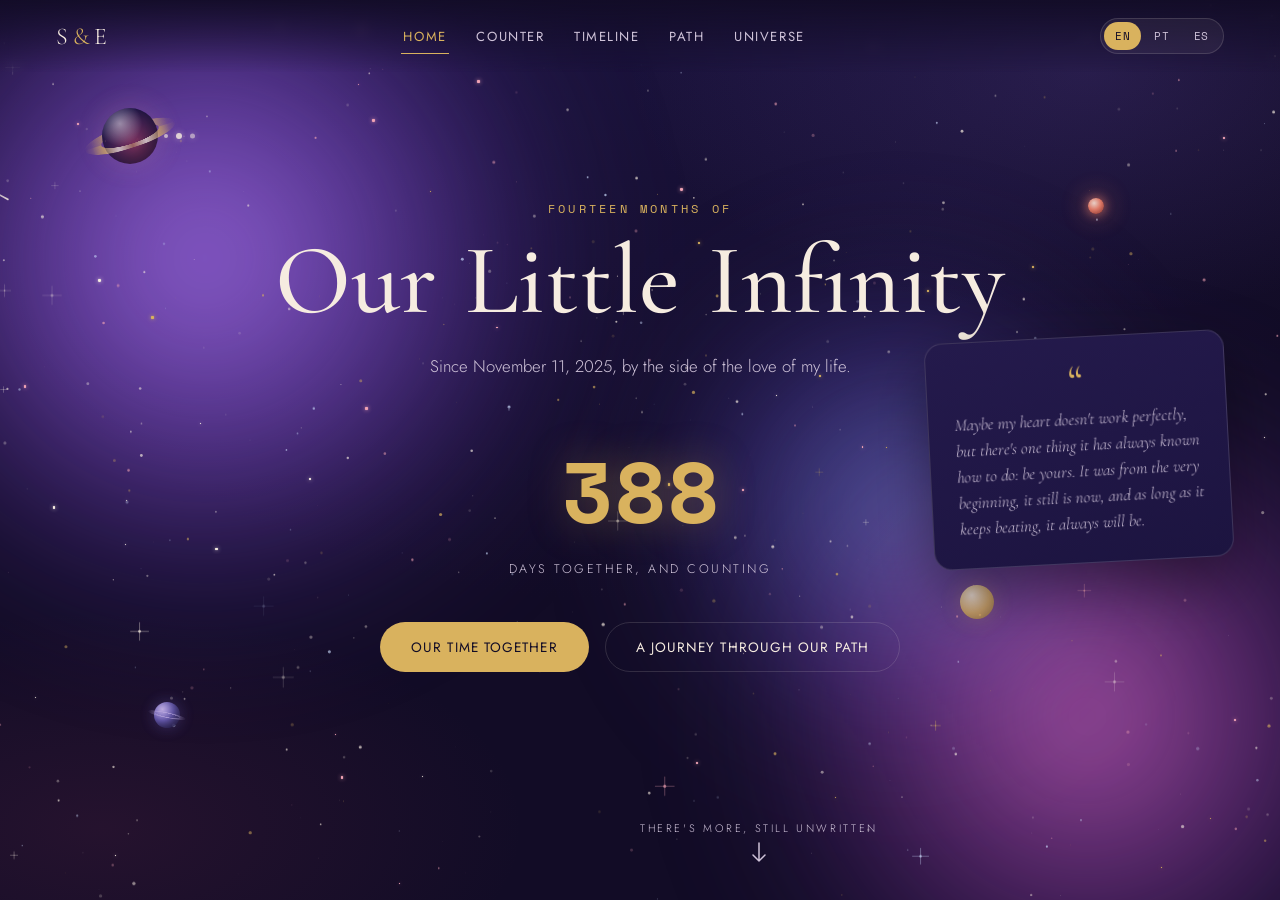
<file: Sam's things/index.html>
<!DOCTYPE html>
<html lang="es">
<head>
<meta charset="UTF-8">
<meta name="viewport" content="width=device-width, initial-scale=1.0">
<title>Sammantha &amp; Enrique — 14 Meses</title>
<meta name="description" content="Un rincón interactivo para celebrar cada segundo juntos.">

<link rel="preconnect" href="https://fonts.googleapis.com">
<link rel="preconnect" href="https://fonts.gstatic.com" crossorigin>
<link href="https://fonts.googleapis.com/css2?family=Cormorant+Garamond:ital,wght@0,400;0,500;0,600;1,400&family=Jost:wght@300;400;500;600&family=Space+Mono:wght@400;700&display=swap" rel="stylesheet">

<link rel="icon" type="image/png" href="cosito.svg">

<link rel="stylesheet" href="style.css">
</head>
<body>

<!-- ================= FONDO: NEBULOSA (capa lejana, con paralaje) ================= -->
<div class="parallax-layer layer-far" id="layerFar" aria-hidden="true">
  <div class="nebula nebula-1"></div>
  <div class="nebula nebula-2"></div>
  <div class="nebula nebula-3"></div>
</div>

<!-- ================= CIELO DE ESTRELLAS (canvas denso + parpadeo) ================= -->
<canvas id="stars-canvas"></canvas>

<!-- ================= MINI-ESTRELLAS FLOTANTES (generadas por JS) ================= -->
<div class="mini-stars" id="miniStars" aria-hidden="true"></div>

<!-- ================= CAPA MEDIA: planeta + venus, con paralaje ================= -->
<div class="parallax-layer layer-mid" id="layerMid" aria-hidden="true">
  <div class="planet">
    <span class="planet-ring planet-ring-back"></span>
    <span class="planet-sphere"></span>
    <span class="moon-orbit mo1"><span class="moon"></span></span>
    <span class="moon-orbit mo2"><span class="moon m2"></span></span>
    <span class="moon-orbit mo3"><span class="moon m3"></span></span>
    <span class="planet-ring planet-ring-front"></span>
  </div>
  <div class="venus"></div>
</div>

<!-- ================= CAPA CERCANA: Próxima, Kepler, cometas, con paralaje ================= -->
<div class="parallax-layer layer-near" id="layerNear" aria-hidden="true">
  <div class="proxima" aria-label="Próxima Centauri"></div>
  <div class="kepler" aria-label="Kepler-1111"></div>
  <div class="comet"></div>
  <div class="comet comet-2"></div>
</div>

<!-- ================= BRILLO QUE SIGUE AL CURSOR ================= -->
<div class="cursor-glow" id="cursorGlow" aria-hidden="true"></div>

<!-- ================= NAV ================= -->
<nav class="nav" aria-label="Navegación principal">
  <span class="nav-brand">S<span class="nav-dot">&amp;</span>E</span>
  <div class="nav-links">
    <button class="nav-link active" data-view="inicio" data-i18n="nav.inicio">Inicio</button>
    <button class="nav-link" data-view="contador" data-i18n="nav.contador">Contador</button>
    <button class="nav-link" data-view="cronograma" data-i18n="nav.cronograma">Cronograma</button>
    <button class="nav-link" data-view="camino" data-i18n="nav.camino">Camino</button>
    <button class="nav-link" data-view="universo" data-i18n="nav.universo">Universo</button>
  </div>
  <div class="lang-switch" role="group" aria-label="Idioma">
    <button class="lang-btn" data-lang="en">EN</button>
    <button class="lang-btn" data-lang="pt">PT</button>
    <button class="lang-btn" data-lang="es">ES</button>
  </div>
  <button class="nav-toggle" id="navToggle" aria-label="Abrir menú">
    <span></span><span></span><span></span>
  </button>
</nav>

<main id="app">

  <!-- ================= VISTA: INICIO (HERO) ================= -->
  <section class="view view-inicio active" id="inicio" data-view="inicio">
    <div class="hero-frame">
      <p class="eyebrow reveal-up" data-i18n="hero.eyebrow">catorce meses de</p>
      <h1 class="hero-title">
        <span class="reveal-up d1" data-i18n="hero.title1">Nuestro</span>
        <span class="reveal-up d2" data-i18n="hero.title2">Pequeño</span>
        <span class="reveal-up d3" data-i18n="hero.title3">Infinito</span>
      </h1>
      <p class="hero-sub reveal-up d4" data-i18n="hero.sub">Desde el 11 de noviembre de 2025, Al lado del amor de mi vida.</p>

      <div class="hero-live reveal-up d5" id="heroLive" aria-live="polite">
        <span class="hero-live-num" id="heroDays">0</span>
        <span class="hero-live-label" data-i18n="hero.liveLabel">días juntos, y contando</span>
      </div>

      <div class="hero-actions reveal-up d6">
        <button class="btn btn-primary" data-goto="contador" data-i18n="hero.btnCounter">Nuestro Tiempo Juntos</button>
        <button class="btn btn-ghost" data-goto="camino" data-i18n="hero.btnPath">Recorrer nuestro camino</button>
      </div>

      <div class="hero-sign">
        <span class="hero-sign-mark">&ldquo;</span>
        <p data-i18n="hero.sign">Escribe aquí una introducción o el inicio de una carta para ella. Cambia este texto en script.js, clave "hero.sign".</p>
      </div>
    </div>

    <div class="hero-scroll-hint reveal-up d7">
      <span data-i18n="hero.scrollHint">hay más</span>
      <svg width="16" height="24" viewBox="0 0 16 24" fill="none"><path d="M8 1v18M2 13l6 6 6-6" stroke="currentColor" stroke-width="1.5" stroke-linecap="round" stroke-linejoin="round"/></svg>
    </div>
  </section>

  <!-- ================= VISTA: CONTADOR ================= -->
  <section class="view view-contador" id="contador" data-view="contador">
    <div class="section-head">
      <p class="eyebrow" data-i18n="counter.eyebrow">tiempo real</p>
      <h2 data-i18n="counter.title">Cada unidad, contando</h2>
      <p class="section-sub" data-i18n="counter.sub">Desde el 11 de noviembre de 2025, 00:00 — sin pausas, sin ceros a la izquierda que perdonen.</p>
    </div>

    <div class="counter-grid" id="counterGrid">
      <div class="counter-cell" data-unit="years">
        <span class="counter-num" data-target="years">0</span>
        <span class="counter-label" data-i18n="counter.years">años</span>
      </div>
      <div class="counter-cell" data-unit="months">
        <span class="counter-num" data-target="months">0</span>
        <span class="counter-label" data-i18n="counter.months">meses</span>
      </div>
      <div class="counter-cell" data-unit="days">
        <span class="counter-num" data-target="days">0</span>
        <span class="counter-label" data-i18n="counter.days">días</span>
      </div>
      <div class="counter-cell" data-unit="hours">
        <span class="counter-num" data-target="hours">00</span>
        <span class="counter-label" data-i18n="counter.hours">horas</span>
      </div>
      <div class="counter-cell" data-unit="minutes">
        <span class="counter-num" data-target="minutes">00</span>
        <span class="counter-label" data-i18n="counter.minutes">min</span>
      </div>
      <div class="counter-cell counter-cell-seconds" data-unit="seconds">
        <span class="counter-num" data-target="seconds">00</span>
        <span class="counter-label" data-i18n="counter.seconds">seg</span>
      </div>
    </div>

    <p class="counter-footnote" data-i18n="counter.footnote">Esto no se detiene. Vuelve mañana, en un año, y el número va a ser más grande.</p>
  </section>

  <!-- ================= VISTA: CRONOGRAMA ================= -->
  <section class="view view-cronograma" id="cronograma" data-view="cronograma">
    <div class="section-head">
      <p class="eyebrow" data-i18n="timeline.eyebrow">la línea</p>
      <h2 data-i18n="timeline.title">Cronograma nuestro</h2>
      <p class="section-sub" data-i18n="timeline.sub">Los puntos que unen el 11 de noviembre de 2025 con hoy. Edita las fechas y textos en <code>script.js</code>.</p>
    </div>

    <div class="timeline" id="timeline"><!-- generado por JS --></div>
  </section>

  <!-- ================= VISTA: CAMINO (9 CARTAS) ================= -->
  <section class="view view-camino" id="camino" data-view="camino">
    <div class="section-head">
      <p class="eyebrow" data-i18n="path.eyebrow">nueve paradas</p>
      <h2 data-i18n="path.title">Nuestro camino</h2>
      <p class="section-sub" data-i18n="path.sub">Toca cada estrella. Reemplaza fotos y textos en <code>script.js</code> para hacerlo suyo.</p>
    </div>

    <div class="path-wrap">
      <svg class="path-svg" id="pathSvg" viewBox="0 0 1000 1400" preserveAspectRatio="xMidYMin meet" aria-hidden="true">
        <path id="pathLine" d="" fill="none" stroke="url(#pathGrad)" stroke-width="3" stroke-dasharray="2 14" stroke-linecap="round"/>
        <defs>
          <linearGradient id="pathGrad" x1="0" y1="0" x2="0" y2="1">
            <stop offset="0%" stop-color="#D8B25C"/>
            <stop offset="100%" stop-color="#F2A6B3"/>
          </linearGradient>
        </defs>
      </svg>
      <div class="path-nodes" id="pathNodes"><!-- generado por JS --></div>
    </div>
  </section>

  <!-- ================= VISTA: UNIVERSO ================= -->
  <section class="view view-universo" id="universo" data-view="universo">
    <div class="section-head">
      <p class="eyebrow" data-i18n="universe.eyebrow">nuestro mapa</p>
      <h2 data-i18n="universe.title">El universo que estamos armando</h2>
      <p class="section-sub" data-i18n="universe.sub">Toca cada punto para conocerlo. Cada cuerpo nuevo que aparezca aquí va a tener su propio nombre y su propia historia. Para agregar uno, edita el arreglo UNIVERSE_BODIES en script.js.</p>
    </div>

    <div class="universe-map" id="universeMap">
      <svg class="universe-svg" id="universeSvg" viewBox="0 0 1000 640" preserveAspectRatio="xMidYMid meet" aria-hidden="true">
        <defs>
          <linearGradient id="pathGrad-uni" x1="0" y1="0" x2="1" y2="1">
            <stop offset="0%" stop-color="#D8B25C"/>
            <stop offset="100%" stop-color="#F2A6B3"/>
          </linearGradient>
        </defs>
        <g id="universeLines"><!-- generado por JS: líneas hacia cada cuerpo --></g>
      </svg>
      <div class="universe-nodes" id="universeNodes"><!-- generado por JS --></div>
    </div>
  </section>

</main>

<!-- ================= MODAL: TARJETA DEL CAMINO ================= -->
<div class="card-modal" id="cardModal" aria-hidden="true">
  <div class="card-modal-backdrop" id="cardModalBackdrop"></div>
  <div class="card-modal-panel" role="dialog" aria-modal="true" aria-labelledby="cardModalTitle">
    <button class="card-modal-close" id="cardModalClose" aria-label="Cerrar" data-i18n-aria="modal.close">&times;</button>
    <span class="card-modal-seal">&#9993;</span>
    <p class="card-modal-eyebrow" id="cardModalEyebrow"></p>
    <h3 id="cardModalTitle"></h3>
    <p id="cardModalText"></p>
  </div>
</div>

<script src="script.js"></script>
</body>
</html>
</file>
<file: Sam's things/style.css>
/* =========================================================
   TOKENS
   ========================================================= */
:root{
  --night:      #120c26;
  --night-2:    #1c1440;
  --panel:      #241a4c;
  --panel-2:    #2c2059;
  --cream:      #f6ece0;
  --cream-dim:  #cfc3d9;
  --blush:      #f0a3b4;
  --gold:       #d9b25e;
  --wine:       #8a3358;
  --line:       rgba(246,236,224,0.14);

  --display: 'Cormorant Garamond', serif;
  --body:    'Jost', sans-serif;
  --mono:    'Space Mono', monospace;

  --nav-h: 72px;
  --ease: cubic-bezier(.16,.84,.44,1);
}

*,*::before,*::after{ box-sizing:border-box; }
html{ scroll-behavior:smooth; }

body{
  margin:0;
  background:
    radial-gradient(60% 45% at 85% 8%, rgba(122,90,199,.18) 0%, transparent 60%),
    radial-gradient(55% 40% at 8% 92%, rgba(138,51,88,.16) 0%, transparent 60%),
    radial-gradient(120% 140% at 50% -10%, var(--night-2) 0%, var(--night) 55%);
  color: var(--cream);
  font-family: var(--body);
  font-weight: 300;
  overflow-x:hidden;
  min-height:100vh;
}

h1,h2,h3{ font-family: var(--display); font-weight:500; margin:0; color: var(--cream); }
p{ margin:0; }
button{ font-family:inherit; cursor:pointer; }
code{ font-family: var(--mono); font-size:.85em; background: rgba(246,236,224,.08); padding: .1em .4em; border-radius:4px; }

@media (prefers-reduced-motion: reduce){
  *{ animation-duration:.01ms !important; animation-iteration-count:1 !important; transition-duration:.01ms !important; scroll-behavior:auto !important; }
}

/* =========================================================
   CAPAS DE PARALAJE (fondo lejano / medio / cercano)
   Se mueven levemente con el cursor (o el dedo, en móvil)
   para dar sensación de profundidad real del espacio.
   ========================================================= */
.parallax-layer{
  position:fixed; inset:0;
  pointer-events:none;
  transition: transform .7s cubic-bezier(.16,.84,.44,1);
  will-change: transform;
}
.layer-far{ z-index:-1; }
.layer-mid{ z-index:0; }
.layer-near{ z-index:0; }
@media (prefers-reduced-motion: reduce){
  .parallax-layer{ transition:none !important; transform:none !important; }
}

/* =========================================================
   BRILLO QUE SIGUE AL CURSOR
   ========================================================= */
.cursor-glow{
  position:fixed;
  top:0; left:0;
  width:340px; height:340px;
  margin:-170px 0 0 -170px;
  border-radius:50%;
  background: radial-gradient(circle, rgba(217,178,94,.16) 0%, rgba(240,163,180,.08) 40%, transparent 72%);
  z-index:0;
  pointer-events:none;
  opacity:0;
  transition: opacity .5s ease;
  will-change: transform;
}
.cursor-glow.visible{ opacity:1; }
@media (max-width:900px), (prefers-reduced-motion: reduce){
  .cursor-glow{ display:none; }
}

/* =========================================================
   NEBULOSA DE FONDO
   ========================================================= */
.nebula{
  position:absolute;
  border-radius:50%;
  pointer-events:none;
  z-index:-1;
  filter: blur(55px);
  mix-blend-mode: screen;
  will-change: transform;
}
.nebula-1{
  top:-14%; left:-14%;
  width:60vw; height:60vw;
  background: radial-gradient(circle, rgba(178,120,255,.95) 0%, rgba(147,88,235,.6) 32%, rgba(90,50,170,.22) 58%, transparent 78%);
  opacity:.85;
  animation: nebulaDrift1 150s ease-in-out infinite alternate;
}
.nebula-2{
  bottom:-18%; right:-12%;
  width:54vw; height:54vw;
  background: radial-gradient(circle, rgba(232,110,220,.85) 0%, rgba(170,70,190,.5) 34%, rgba(90,40,140,.2) 60%, transparent 78%);
  opacity:.8;
  animation: nebulaDrift2 170s ease-in-out infinite alternate;
}
.nebula-3{
  top:28%; left:50%;
  width:40vw; height:40vw;
  background: radial-gradient(circle, rgba(130,155,255,.75) 0%, rgba(110,90,230,.45) 36%, rgba(70,50,160,.18) 60%, transparent 78%);
  opacity:.7;
  animation: nebulaDrift3 130s ease-in-out infinite alternate;
}
@keyframes nebulaDrift1{
  0%  { transform: translate(0,0) scale(1) rotate(0deg); }
  100%{ transform: translate(9vw,7vh) scale(1.18) rotate(8deg); }
}
@keyframes nebulaDrift2{
  0%  { transform: translate(0,0) scale(1) rotate(0deg); }
  100%{ transform: translate(-7vw,-9vh) scale(1.12) rotate(-6deg); }
}
@keyframes nebulaDrift3{
  0%  { transform: translate(0,0) scale(1); }
  100%{ transform: translate(-6vw,8vh) scale(.92); }
}
@media (max-width:640px){
  .nebula{ filter: blur(30px); }
  .nebula-1{ opacity:.95; width:78vw; height:78vw; }
  .nebula-2{ opacity:.9; width:72vw; height:72vw; }
  .nebula-3{ opacity:.8; width:58vw; height:58vw; }
}
@media (prefers-reduced-motion: reduce){
  .nebula{ animation:none; }
}

/* =========================================================
   AMBIENT STARFIELD
   ========================================================= */
#stars-canvas{
  position:fixed; inset:0; width:100%; height:100%;
  z-index:0; pointer-events:none;
}

/* =========================================================
   PLANETA AMBIENTE
   ========================================================= */
.planet{
  position:absolute;
  top:12%; left:8%;
  width:56px; height:56px;
  z-index:0;
  pointer-events:none;
  opacity:.85;
  animation: planetDrift 70s ease-in-out infinite alternate;
}
.planet-sphere{
  position:absolute; inset:0; border-radius:50%; z-index:1;
  background:
    radial-gradient(circle at 32% 28%, rgba(255,255,255,.55), rgba(255,255,255,0) 40%),
    radial-gradient(circle at 60% 65%, var(--wine) 0%, var(--night-2) 70%);
  box-shadow: 0 0 30px rgba(240,163,180,.25), inset -8px -8px 16px rgba(0,0,0,.4);
}
.planet-ring{
  position:absolute; top:50%; left:50%;
  width:170%; height:42%;
  transform: translate(-50%,-50%) rotate(-18deg);
  border-radius:50%;
  background: linear-gradient(90deg,
    transparent 0%, rgba(217,178,94,.12) 8%, rgba(217,178,94,.6) 20%,
    rgba(246,236,224,.85) 35%, rgba(217,178,94,.45) 50%,
    rgba(246,236,224,.85) 65%, rgba(217,178,94,.6) 80%, rgba(217,178,94,.12) 92%, transparent 100%);
  -webkit-mask: radial-gradient(ellipse 50% 50% at 50% 50%, transparent 62%, #000 65%, #000 100%);
          mask: radial-gradient(ellipse 50% 50% at 50% 50%, transparent 62%, #000 65%, #000 100%);
}
.planet-ring-back{ z-index:0; }
.planet-ring-front{
  z-index:2;
  clip-path: polygon(0 50%, 100% 50%, 100% 100%, 0 100%);
}

.moon-orbit{
  position:absolute; top:50%; left:50%; width:0; height:0;
  animation: orbit 6s linear infinite;
}
.moon-orbit.mo2{ animation-duration:4s; animation-direction:reverse; }
.moon-orbit.mo3{ animation-duration:9s; }
.moon{
  position:absolute; top:0; left:0;
  width:6px; height:6px; border-radius:50%;
  background: var(--cream);
  box-shadow: 0 0 6px rgba(246,236,224,.6);
  transform: translate(46px, -50%);
}
.moon.m2{ width:4px; height:4px; opacity:.8; transform: translate(34px, -50%); }
.moon.m3{ width:5px; height:5px; opacity:.65; transform: translate(60px, -50%); }
@keyframes orbit{
  from{ transform: rotate(0deg); }
  to{ transform: rotate(360deg); }
}
@keyframes planetDrift{
  0%   { transform: translate(0, 0) scale(1); }
  25%  { transform: translate(18vw, 10vh) scale(.85); }
  50%  { transform: translate(30vw, 55vh) scale(1.15); }
  75%  { transform: translate(6vw, 75vh) scale(.9); }
  100% { transform: translate(22vw, 40vh) scale(1); }
}
@media (max-width: 640px){
  .planet{ width:38px; height:38px; }
}
@media (prefers-reduced-motion: reduce){
  .planet{ animation: none; }
}

.venus{
  position:absolute; top:65%; left:75%;
  width:34px; height:34px; border-radius:50%;
  background: radial-gradient(circle at 35% 30%, #fff6d9, #d9b25e 55%, #8a6a2e 100%);
  box-shadow: 0 0 22px rgba(217,178,94,.35);
  z-index:0; pointer-events:none; opacity:.8;
  animation: venusDrift 90s ease-in-out infinite alternate;
}
@keyframes venusDrift{
  0%   { transform: translate(0,0) scale(1); }
  33%  { transform: translate(-20vw,-15vh) scale(.8); }
  66%  { transform: translate(-8vw,-40vh) scale(1.1); }
  100% { transform: translate(-25vw,-10vh) scale(.95); }
}

/* =========================================================
   PRÓXIMA CENTAURI — estrella enana roja, la más cercana
   ========================================================= */
.proxima{
  position:absolute; top:22%; left:85%;
  width:16px; height:16px; border-radius:50%;
  background: radial-gradient(circle at 38% 32%, #ffe3d6 0%, #f2836b 45%, #8a2f2a 100%);
  box-shadow: 0 0 10px 2px rgba(242,131,107,.55), 0 0 26px 8px rgba(242,131,107,.22);
  z-index:0; pointer-events:auto; opacity:.9;
  animation: proximaDrift 100s ease-in-out infinite alternate, proximaPulse 3.2s ease-in-out infinite;
}
.proxima::after{
  content:"Próxima Centauri";
  position:absolute; top:140%; left:50%; transform:translateX(-50%);
  font-family:var(--mono); font-size:.6rem; letter-spacing:.06em;
  color:var(--cream-dim); white-space:nowrap;
  opacity:0; transition:opacity .3s var(--ease);
}
.proxima:hover::after{ opacity:.75; }
@keyframes proximaPulse{
  0%,100%{ box-shadow: 0 0 10px 2px rgba(242,131,107,.55), 0 0 26px 8px rgba(242,131,107,.22); }
  50%{ box-shadow: 0 0 14px 4px rgba(242,131,107,.8), 0 0 34px 12px rgba(242,131,107,.32); }
}
@keyframes proximaDrift{
  0%   { transform: translate(0,0) scale(1); }
  33%  { transform: translate(-16vw, 22vh) scale(.8); }
  66%  { transform: translate(-30vw, 8vh) scale(1.1); }
  100% { transform: translate(-10vw, 50vh) scale(.95); }
}

/* =========================================================
   KEPLER-1111 — pequeño exoplaneta lejano
   ========================================================= */
.kepler{
  position:absolute; top:78%; left:12%;
  width:26px; height:26px; border-radius:50%;
  background: radial-gradient(circle at 32% 28%, #d9c6ff 0%, #7d6fd6 45%, #2c1f5c 100%);
  box-shadow: 0 0 16px rgba(125,111,214,.4), inset -5px -5px 10px rgba(0,0,0,.4);
  z-index:0; pointer-events:auto; opacity:.85;
  animation: keplerDrift 120s ease-in-out infinite alternate;
}
.kepler::before{
  content:"";
  position:absolute; top:50%; left:50%;
  width:150%; height:22%;
  transform: translate(-50%,-50%) rotate(12deg);
  border-radius:50%;
  background: linear-gradient(90deg, transparent 0%, rgba(217,198,255,.5) 30%, rgba(217,198,255,.75) 50%, rgba(217,198,255,.5) 70%, transparent 100%);
  -webkit-mask: radial-gradient(ellipse 50% 50% at 50% 50%, transparent 60%, #000 64%, #000 100%);
          mask: radial-gradient(ellipse 50% 50% at 50% 50%, transparent 60%, #000 64%, #000 100%);
}
.kepler::after{
  content:"Kepler-1111";
  position:absolute; top:140%; left:50%; transform:translateX(-50%);
  font-family:var(--mono); font-size:.6rem; letter-spacing:.06em;
  color:var(--cream-dim); white-space:nowrap;
  opacity:0; transition:opacity .3s var(--ease);
}
.kepler:hover::after{ opacity:.75; }
@keyframes keplerDrift{
  0%   { transform: translate(0,0) scale(1); }
  25%  { transform: translate(14vw,-14vh) scale(.85); }
  50%  { transform: translate(24vw, 6vh) scale(1.1); }
  75%  { transform: translate(8vw, 22vh) scale(.9); }
  100% { transform: translate(18vw,-4vh) scale(1); }
}
@media (max-width: 640px){
  .proxima{ width:11px; height:11px; }
  .kepler{ width:18px; height:18px; }
}
@media (prefers-reduced-motion: reduce){
  .proxima, .kepler{ animation:none; }
}

/* =========================================================
   COMETA — cruza el cielo con su cola
   ========================================================= */
.comet{
  position:absolute;
  top:-6%; left:-6%;
  width:4px; height:4px;
  border-radius:50%;
  background:#fff8ef;
  box-shadow: 0 0 8px 2px rgba(255,248,239,.9), 0 0 20px 7px rgba(217,178,94,.4);
  z-index:0; pointer-events:none;
  opacity:0;
  animation: cometPass 17s cubic-bezier(.32,0,.66,1) infinite;
  animation-delay: 2s;
}
.comet::before{
  content:"";
  position:absolute;
  top:50%; right:100%;
  width:190px; height:12px;
  transform-origin:right center;
  transform: translateY(-50%) rotate(-38deg);
  background: linear-gradient(90deg, transparent 0%, rgba(217,178,94,.12) 30%, rgba(255,248,239,.5) 75%, rgba(255,248,239,.85) 100%);
  clip-path: polygon(0% 50%, 100% 0%, 100% 100%);
  filter: blur(.5px);
}
.comet-2{
  animation-name: cometPass2;
  animation-duration: 23s;
  animation-delay: 10s;
  transform: scaleX(-1);
}
.comet-2::before{ width:130px; height:8px; }
@keyframes cometPass{
  0%   { top:-6%;  left:-6%;  opacity:0; }
  5%   { opacity:1; }
  30%  { top:46%;  left:56%;  opacity:1; }
  38%  { top:58%;  left:70%;  opacity:0; }
  100% { top:58%;  left:70%;  opacity:0; }
}
@keyframes cometPass2{
  0%   { top:-8%;  left:60%;  opacity:0; }
  4%   { opacity:.9; }
  26%  { top:38%;  left:14%;  opacity:.9; }
  34%  { top:48%;  left:0%;   opacity:0; }
  100% { top:48%;  left:0%;   opacity:0; }
}
@media (max-width:640px){
  .comet::before{ width:120px; }
  .comet-2::before{ width:85px; }
}
@media (prefers-reduced-motion: reduce){
  .comet, .comet-2{ animation:none; opacity:0; }
}

/* =========================================================
   MINI-ESTRELLAS FLOTANTES (generadas en script.js)
   Muchas más que antes, con tamaños y ritmos al azar,
   para que el cielo se sienta denso y vivo.
   ========================================================= */
.mini-stars{
  position:fixed; inset:0;
  z-index:0; pointer-events:none;
  overflow:hidden;
}
.mini-star{
  position:absolute;
  border-radius:50%;
  background: currentColor;
  box-shadow: 0 0 4px currentColor, 0 0 1px currentColor;
  animation: miniTwinkle ease-in-out infinite alternate,
             starFloat ease-in-out infinite alternate;
}
@keyframes miniTwinkle{
  0%   { opacity:.15; }
  100% { opacity:.9; }
}
@keyframes starFloat{
  0%   { transform: translate(0,0) rotate(0deg); }
  50%  { transform: translate(-4vw,8vh) rotate(180deg); }
  100% { transform: translate(3vw,-6vh) rotate(360deg); }
}
@media (prefers-reduced-motion: reduce){
  .venus, .mini-star{ animation:none; opacity:.5; }
}

/* =========================================================
   NAV
   ========================================================= */
.nav{
  position:fixed; top:0; left:0; right:0; height:var(--nav-h);
  display:flex; align-items:center; justify-content:space-between;
  padding: 0 clamp(20px,5vw,56px);
  z-index:100;
  background: linear-gradient(to bottom, rgba(18,12,38,.92), rgba(18,12,38,0));
  backdrop-filter: blur(6px);
}
.nav-brand{
  font-family: var(--display); font-size:1.5rem; letter-spacing:.04em; color:var(--cream);
}
.nav-dot{ color: var(--gold); padding: 0 .15em; }
.nav-links{ display:flex; gap: clamp(8px,2vw,32px); }
.nav-link{
  background:none; border:none; color: var(--cream-dim);
  font-size:.82rem; letter-spacing:.12em; text-transform:uppercase;
  padding: 8px 2px; position:relative;
}
.nav-link::after{
  content:''; position:absolute; left:0; bottom:0; height:1px; width:0%;
  background: var(--gold); transition: width .35s var(--ease);
}
.nav-link:hover{ color: var(--cream); }
.nav-link.active{ color: var(--gold); }
.nav-link.active::after{ width:100%; }

.lang-switch{ display:flex; gap:2px; background: rgba(246,236,224,.06); border:1px solid var(--line); border-radius:999px; padding:3px; }
.lang-btn{
  background:none; border:none; color: var(--cream-dim);
  font-family: var(--mono); font-size:.68rem; letter-spacing:.06em;
  padding: 6px 11px; border-radius:999px; transition: all .25s var(--ease);
}
.lang-btn:hover{ color: var(--cream); }
.lang-btn.active{ background: var(--gold); color: var(--night); }

.nav-toggle{ display:none; flex-direction:column; gap:5px; background:none; border:none; padding:8px; }
.nav-toggle span{ width:22px; height:1.5px; background:var(--cream); display:block; }

@media (max-width: 720px){
  .nav-links{
    position:fixed; top:var(--nav-h); left:0; right:0;
    background: var(--night-2); flex-direction:column; align-items:flex-start;
    padding: 20px clamp(20px,5vw,56px) 28px; gap:18px;
    transform: translateY(-8px); opacity:0; pointer-events:none;
    transition: all .3s var(--ease);
    border-bottom: 1px solid var(--line);
  }
  .nav-links.open{ transform: translateY(0); opacity:1; pointer-events:auto; }
  .nav-toggle{ display:flex; }
}

/* =========================================================
   VIEW SWITCHING
   ========================================================= */
#app{ position:relative; z-index:1; }
.view{
  min-height:100vh;
  padding: calc(var(--nav-h) + 40px) clamp(20px,6vw,80px) 100px;
  display:none;
}
.view.active{ display:block; animation: viewIn .6s var(--ease); }
@keyframes viewIn{
  from{ opacity:0; transform: translateY(14px); }
  to{ opacity:1; transform: translateY(0); }
}

.section-head{ max-width: 640px; margin: 0 auto 56px; text-align:center; }
.eyebrow{
  font-family: var(--mono); font-size:.72rem; letter-spacing:.28em; text-transform:uppercase;
  color: var(--gold); margin-bottom:14px;
}
.section-head h2{ font-size: clamp(2rem, 4vw, 2.8rem); margin-bottom:14px; }
.section-sub{ color: var(--cream-dim); font-size:1rem; line-height:1.6; }

/* =========================================================
   HERO / INICIO
   ========================================================= */
.view-inicio{
  min-height:100vh;
  flex-direction:column; align-items:center; justify-content:center;
  text-align:center; padding-top: var(--nav-h);
}
.view-inicio.active{ display:flex; }
.hero-frame{ max-width: 760px; }

.reveal-up{ opacity:0; transform: translateY(22px); animation: revealUp .9s var(--ease) forwards; }
.d1{ animation-delay:.05s; } .d2{ animation-delay:.15s; } .d3{ animation-delay:.25s; }
.d4{ animation-delay:.45s; } .d5{ animation-delay:.65s; } .d6{ animation-delay:.85s; } .d7{ animation-delay:1.1s; }
@keyframes revealUp{ to{ opacity:1; transform: translateY(0); } }

.hero-title{
  font-size: clamp(3rem, 10vw, 6.2rem);
  line-height:1;
  display:flex; align-items:baseline; justify-content:center; gap: .28em; flex-wrap:wrap;
}
.hero-amp{ font-style:italic; color: var(--blush); font-size:.7em; }
.hero-sub{
  display:block; margin: 22px auto 0; max-width:480px;
  color: var(--cream-dim); font-size:1.05rem; line-height:1.7;
}

.hero-live{
  margin: 46px auto 0; display:flex; flex-direction:column; align-items:center; gap:6px;
}
.hero-live-num{
  font-family: var(--mono); font-size: clamp(3.2rem, 9vw, 5.4rem); font-weight:700;
  color: var(--gold);
  text-shadow: 0 0 40px rgba(217,178,94,.35);
  font-variant-numeric: tabular-nums;
}
.hero-live-label{ font-size:.78rem; letter-spacing:.2em; text-transform:uppercase; color: var(--cream-dim); }

.hero-actions{ display:flex; gap:16px; justify-content:center; margin-top:44px; flex-wrap:wrap; }

.btn{
  border-radius: 999px; padding: 14px 30px; font-size:.85rem; letter-spacing:.08em; text-transform:uppercase;
  border:1px solid transparent; transition: all .3s var(--ease);
}
.btn-primary{ background: var(--gold); color: var(--night); }
.btn-primary:hover{ background: var(--blush); transform: translateY(-2px); }
.btn-ghost{ background:transparent; border-color: var(--line); color: var(--cream); }
.btn-ghost:hover{ border-color: var(--gold); color: var(--gold); transform: translateY(-2px); }

.hero-scroll-hint{
  position:absolute; bottom:34px; left:50%; transform: translateX(-50%);
  display:flex; flex-direction:column; align-items:center; gap:6px;
  color: var(--cream-dim); font-size:.68rem; letter-spacing:.24em; text-transform:uppercase;
}
.hero-scroll-hint svg{ animation: bob 2s ease-in-out infinite; }
@keyframes bob{ 0%,100%{ transform: translateY(0);} 50%{ transform: translateY(6px);} }

.hero-sign{
  position: fixed;
  top: 50%; right: 4%;
  width: min(300px, 26vw);
  transform: translateY(-50%) translateX(14px) rotate(-3deg);
  background: linear-gradient(165deg, var(--panel), var(--night-2));
  border: 1px solid var(--line);
  border-radius: 18px;
  padding: 30px 26px 26px;
  box-shadow: 0 24px 60px rgba(0,0,0,.4);
  opacity:0;
  animation: signIn .9s var(--ease) forwards;
  animation-delay: .95s;
  z-index: 2;
}
.hero-sign-mark{
  display:block;
  font-family: var(--display);
  font-size: 3rem;
  line-height: .6;
  color: var(--gold);
  margin-bottom: 10px;
}
.hero-sign p{
  font-family: var(--display);
  font-style: italic;
  font-size: 1.05rem;
  line-height: 1.55;
  color: var(--cream-dim);
  text-align: left;
}
@keyframes signIn{
  to{ opacity:1; transform: translateY(-50%) translateX(0) rotate(-3deg); }
}
@media (max-width: 1100px){
  .hero-sign{ display:none; }
}

/* =========================================================
   CONTADOR
   ========================================================= */
.counter-grid{
  display:grid; grid-template-columns: repeat(6, 1fr);
  gap: 14px; max-width: 980px; margin: 0 auto;
}
.counter-cell{
  background: linear-gradient(160deg, var(--panel), var(--panel-2));
  border: 1px solid var(--line);
  border-radius: 18px;
  padding: 26px 8px;
  text-align:center;
  display:flex; flex-direction:column; align-items:center; gap:8px;
  transition: transform .3s var(--ease), border-color .3s;
}
.counter-cell:hover{ transform: translateY(-4px); border-color: var(--gold); }
.counter-cell-seconds{ box-shadow: 0 0 0 1px rgba(217,178,94,.25), 0 0 30px rgba(217,178,94,.12); }
.counter-num{
  font-family: var(--mono); font-weight:700; font-size: clamp(1.5rem, 3.4vw, 2.3rem);
  color: var(--cream); font-variant-numeric: tabular-nums;
}
.counter-label{ font-size:.66rem; letter-spacing:.2em; text-transform:uppercase; color: var(--cream-dim); }

.counter-footnote{
  position:relative;
  text-align:center;
  margin:40px auto 0;
  padding:24px 28px;
  max-width:900px;
  color:var(--cream-dim);
  font-style:italic;
  font-family:var(--display);
  font-size:1.2rem;
  line-height:1.7;
  border:1px solid rgba(212,175,55,.35);
  border-radius:14px;
  background:rgba(20,15,5,.18);
  box-shadow:0 0 18px rgba(212,175,55,.1);
  overflow:hidden;
}

.counter-footnote::before{
  content:"";
  position:absolute;
  width:80px;
  height:3px;
  border-radius:50%;
  background:linear-gradient(90deg,transparent,#fff8a8,#ffd700,transparent);
  box-shadow:0 0 8px #ffd700,0 0 18px #ffea70;
  animation:goldenOrbit 4s linear infinite;
  pointer-events:none;
}

@keyframes goldenOrbit{
  0%{
    top:0;
    left:-80px;
    transform:rotate(0deg);
  }
  25%{
    top:0;
    left:calc(100% - 0px);
    transform:rotate(90deg);
  }
  50%{
    top:calc(100% - 3px);
    left:calc(100% - 0px);
    transform:rotate(180deg);
  }
  75%{
    top:calc(100% - 3px);
    left:-80px;
    transform:rotate(270deg);
  }
  100%{
    top:0;
    left:-80px;
    transform:rotate(360deg);
  }
}

@media (max-width: 720px){
  .counter-grid{ grid-template-columns: repeat(3, 1fr); }
}

/* =========================================================
   CRONOGRAMA
   ========================================================= */
.timeline{
  max-width: 720px; margin: 0 auto; position:relative;
  padding-left: 28px; border-left: 1px solid var(--line);
}
.timeline-item{
  position:relative; padding: 0 0 44px 28px;
  opacity:0; transform: translateY(16px);
}
.timeline-item.in-view{ animation: revealUp .7s var(--ease) forwards; }
.timeline-item::before{
  content:''; position:absolute; left: -33px; top:4px;
  width:9px; height:9px; border-radius:50%;
  background: var(--gold); box-shadow: 0 0 0 4px rgba(217,178,94,.18);
}
.timeline-date{
  font-family: var(--mono); font-size:.72rem; letter-spacing:.16em; text-transform:uppercase;
  color: var(--gold); margin-bottom:6px; display:block;
}
.timeline-item h3{ font-size:1.5rem; margin-bottom:6px; }
.timeline-item p{ color: var(--cream-dim); line-height:1.65; font-size:.95rem; }

/* =========================================================
   CAMINO
   ========================================================= */
.path-wrap{ position:relative; max-width: 640px; margin: 0 auto; }
.path-svg{ position:absolute; inset:0; width:100%; height:100%; z-index:0; }
.path-nodes{ position:relative; z-index:1; display:flex; flex-direction:column; gap: 90px; padding: 10px 0; }

.path-node{
  display:flex; align-items:center; gap:20px;
  background:none; border:none; color:inherit; text-align:left; padding:0;
  width: fit-content;
}
.path-node:nth-child(even){ align-self:flex-end; flex-direction:row-reverse; text-align:right; }

.path-node-star{
  flex-shrink:0; width: 64px; height:64px; border-radius:50%;
  display:flex; align-items:center; justify-content:center;
  background: radial-gradient(circle at 35% 30%, var(--panel-2), var(--panel));
  border: 1px solid var(--line);
  font-family: var(--mono); font-size:.85rem; color: var(--gold);
  transition: all .35s var(--ease);
  position:relative;
}
.path-node-star::after{
  content:''; position:absolute; inset:-6px; border-radius:50%;
  border: 1px solid var(--gold); opacity:0; transition: all .35s var(--ease);
}
.path-node:hover .path-node-star{ transform: scale(1.1); background: var(--gold); color: var(--night); }
.path-node:hover .path-node-star::after{ opacity:.5; inset:-10px; }
.path-node.opened .path-node-star{ background: var(--blush); color: var(--night); }

.path-node-label{ display:flex; flex-direction:column; gap:4px; }
.path-node-title{ font-family: var(--display); font-size:1.3rem; color: var(--cream); }
.path-node-hint{ font-size:.7rem; letter-spacing:.14em; text-transform:uppercase; color: var(--cream-dim); }

@media (max-width: 640px){
  .path-node, .path-node:nth-child(even){ align-self:flex-start; flex-direction:row; text-align:left; }
}

/* =========================================================
   UNIVERSO — mapa de cuerpos celestes
   ========================================================= */
.universe-map{
  position:relative;
  max-width: 980px;
  margin: 0 auto;
  aspect-ratio: 1000 / 640;
  border-radius: 26px;
  border: 1px solid var(--line);
  background:
    radial-gradient(1.5px 1.5px at 12% 22%, rgba(246,236,224,.55) 50%, transparent 52%),
    radial-gradient(1.5px 1.5px at 78% 14%, rgba(246,236,224,.4) 50%, transparent 52%),
    radial-gradient(1px 1px at 34% 68%, rgba(246,236,224,.5) 50%, transparent 52%),
    radial-gradient(1.5px 1.5px at 62% 82%, rgba(246,236,224,.35) 50%, transparent 52%),
    radial-gradient(1px 1px at 90% 55%, rgba(246,236,224,.45) 50%, transparent 52%),
    radial-gradient(1px 1px at 48% 38%, rgba(246,236,224,.4) 50%, transparent 52%),
    radial-gradient(120% 120% at 50% 40%, rgba(122,90,199,.16) 0%, transparent 62%),
    linear-gradient(165deg, var(--panel), var(--night-2));
  box-shadow: 0 30px 80px rgba(0,0,0,.35), inset 0 0 0 1px rgba(246,236,224,.03);
  overflow: hidden;
}
.universe-svg{ position:absolute; inset:0; width:100%; height:100%; z-index:0; }
.universe-svg .uni-line{
  fill:none;
  stroke: url(#pathGrad-uni);
  stroke-width: 1.4;
  stroke-dasharray: 2 10;
  opacity:.55;
}

.universe-nodes{ position:absolute; inset:0; z-index:1; }

.uni-node{
  position:absolute;
  transform: translate(-50%,-50%);
  display:flex; flex-direction:column; align-items:center; gap:8px;
  background:none; border:none; padding:6px; color:inherit;
}
.uni-node-dot{
  position:relative;
  border-radius:50%;
  transition: transform .35s var(--ease), box-shadow .35s var(--ease);
}
.uni-node-dot::after{
  content:'';
  position:absolute; inset:-10px;
  border-radius:50%;
  border: 1px solid currentColor;
  opacity:0;
  transition: all .35s var(--ease);
}
.uni-node:hover .uni-node-dot,
.uni-node:focus-visible .uni-node-dot{ transform: scale(1.25); }
.uni-node:hover .uni-node-dot::after,
.uni-node:focus-visible .uni-node-dot::after{ opacity:.5; inset:-14px; }

.uni-node-label{
  display:flex; flex-direction:column; align-items:center; gap:2px;
  pointer-events:none;
}
.uni-node-tag{
  font-family: var(--mono); font-size:.56rem; letter-spacing:.16em; text-transform:uppercase;
  color: var(--gold); opacity:.85;
}
.uni-node-name{
  font-family: var(--display); font-style:italic; font-size:1.05rem;
  color: var(--cream); white-space:nowrap;
  text-shadow: 0 0 14px rgba(0,0,0,.6);
}

.uni-node-home{ z-index:2; }
.uni-node-home .uni-node-dot{
  width:22px; height:22px;
  background: radial-gradient(circle at 35% 30%, #fff8e6, var(--gold) 55%, #7a5a1e 100%);
  box-shadow: 0 0 16px 4px rgba(217,178,94,.5), 0 0 34px 12px rgba(217,178,94,.22);
  color: var(--gold);
}
.uni-node-home .uni-node-name{ color: var(--gold); }

@media (max-width: 640px){
  .universe-map{ border-radius:18px; }
  .uni-node-name{ font-size:.85rem; }
  .uni-node-tag{ font-size:.5rem; }
}
@media (prefers-reduced-motion: reduce){
  .uni-node-dot{ animation:none !important; }
}

/* =========================================================
   MODAL (tarjeta abierta)
   ========================================================= */
.card-modal{
  position:fixed; inset:0; z-index:200;
  display:flex; align-items:center; justify-content:center;
  padding: 24px;
  opacity:0; pointer-events:none; transition: opacity .35s var(--ease);
}
.card-modal.open{ opacity:1; pointer-events:auto; }
.card-modal-backdrop{ position:absolute; inset:0; background: rgba(10,7,20,.82); backdrop-filter: blur(4px); }

.card-modal-panel{
  position:relative; z-index:1;
  max-width: 460px; width:100%;
  background: linear-gradient(165deg, var(--panel), var(--night-2));
  border: 1px solid var(--line);
  border-radius: 22px;
  padding: 36px 32px 32px;
  transform: scale(.92) translateY(10px);
  transition: transform .4s var(--ease);
  max-height: 86vh; overflow-y:auto;
}
.card-modal.open .card-modal-panel{ transform: scale(1) translateY(0); }

.card-modal-close{
  position:absolute; top:16px; right:18px;
  background:none; border:none; color: var(--cream-dim);
  font-size:1.6rem; line-height:1;
}
.card-modal-close:hover{ color: var(--gold); }

.card-modal-seal{
  display:block; font-size:1.8rem; color: var(--gold); margin-bottom:14px;
  text-shadow: 0 0 18px rgba(217,178,94,.4);
}
.card-modal-eyebrow{
  font-family: var(--mono); font-size:.68rem; letter-spacing:.2em; text-transform:uppercase; color: var(--gold);
  margin-bottom:8px;
}
.card-modal-panel h3{ font-size:1.7rem; margin-bottom:12px; }
.card-modal-panel p{ color: var(--cream-dim); line-height:1.7; font-size:.98rem; }
</file>
